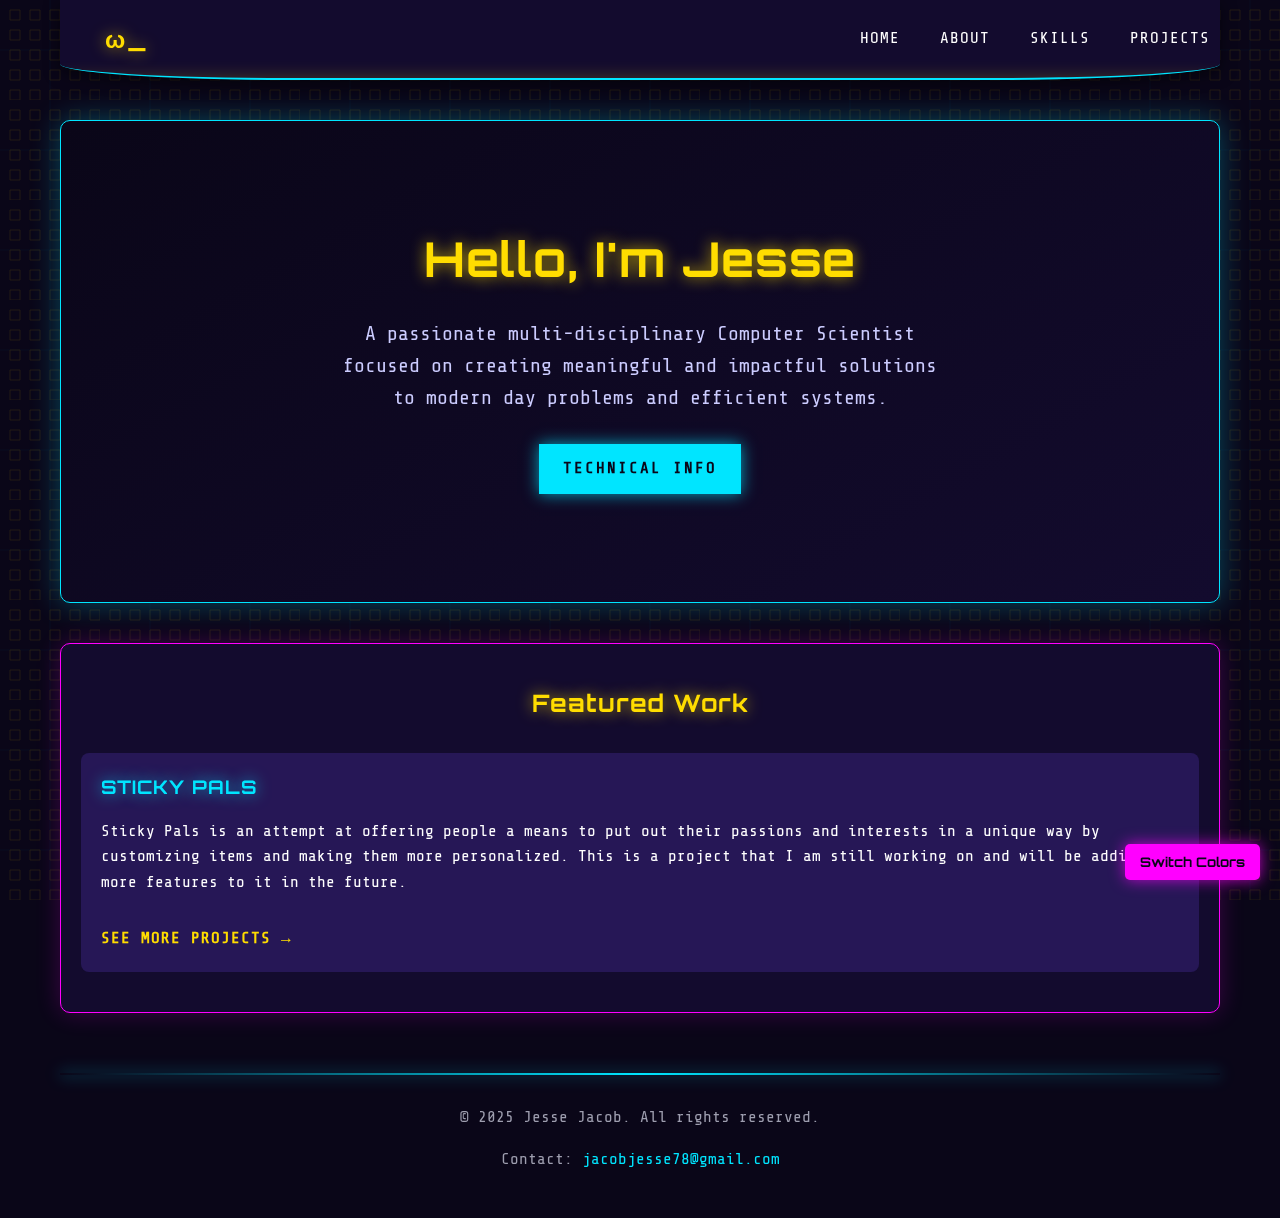
<file: index.html>
<!DOCTYPE html>
<html lang="en">
<head>
    <meta charset="UTF-8">
    <meta name="viewport" content="width=device-width, initial-scale=1.0">
    <title>JESSE JACOB</title>
    <link rel="stylesheet" href="styles2.css">
    <link rel="icon" href="jj-icon.png" type="image/png">
</head>
<body>
    <header class="header" >
        <div class="logo"></div>
        <nav>
            <ul>
                <li><a href="index.html">Home</a></li>
                <li><a href="about.html">About</a></li>
                <li><a href="skills.html">Skills</a></li>
                <li><a href="projects.html">Projects</a></li>
            </ul>
        </nav>
    </header>
    
    <section class="hero">
        <h1>Hello, I'm Jesse</h1>
        <p>A passionate multi-disciplinary Computer Scientist focused on creating meaningful and impactful solutions to modern day problems and efficient systems.</p>
        <a href="skills.html" class="cta-button">Technical Info</a>
    </section>
    
    <section class="featured">
        <h2>Featured Work</h2>
        <div class="project-preview">
            <h3>STICKY PALS</h3>
            <p> Sticky Pals is an attempt at offering people a means to put out their passions and interests in a unique way by customizing items and 
                making them more personalized. This is a project that I am still working on and will be adding more features to it in the future.
            </p>
            <a href="projects.html">See more projects →</a>
        </div>
    </section>
    
    <footer>
        <p>&copy; 2025 Jesse Jacob. All rights reserved.</p>
        <p>Contact: <a href="mailto:jacobjesse78@gmail.com">jacobjesse78@gmail.com</a></p>
    </footer>
    <script src="JESSE.js"></script>
</body>
</html>
</file>
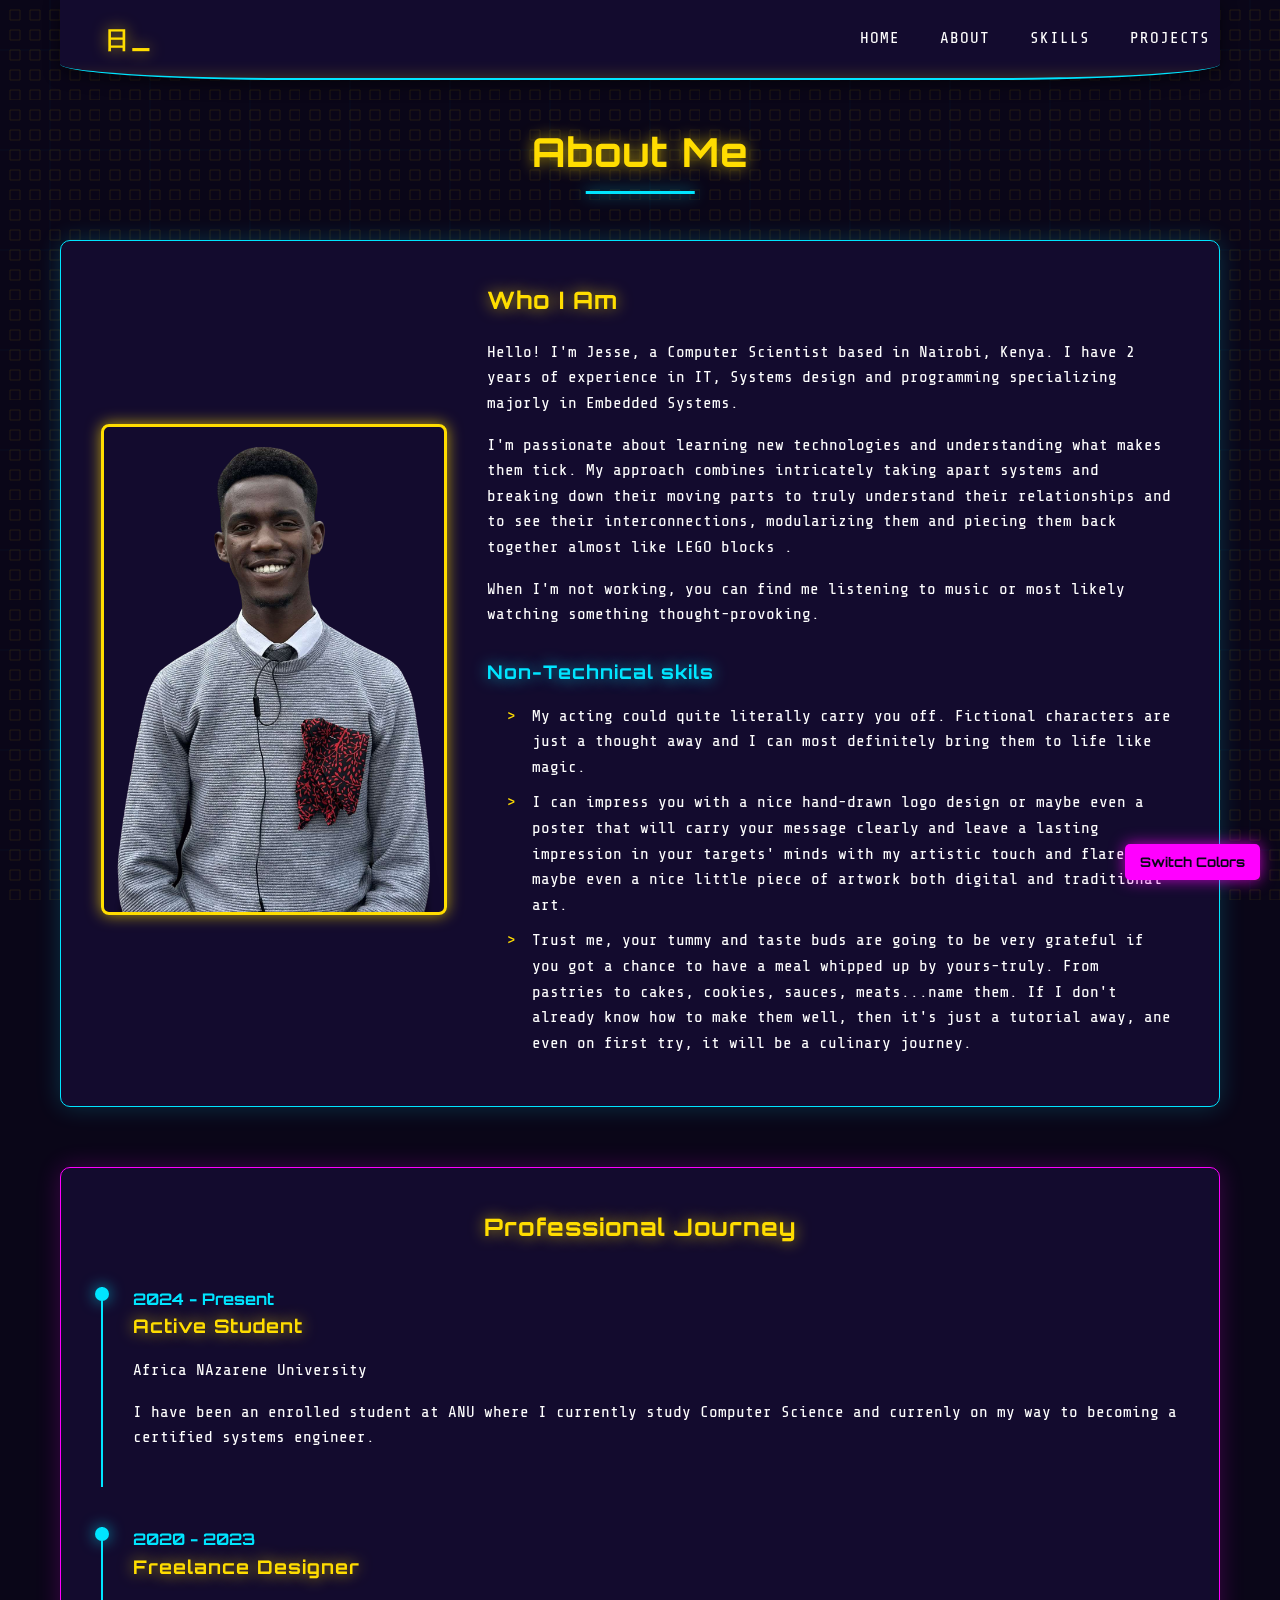
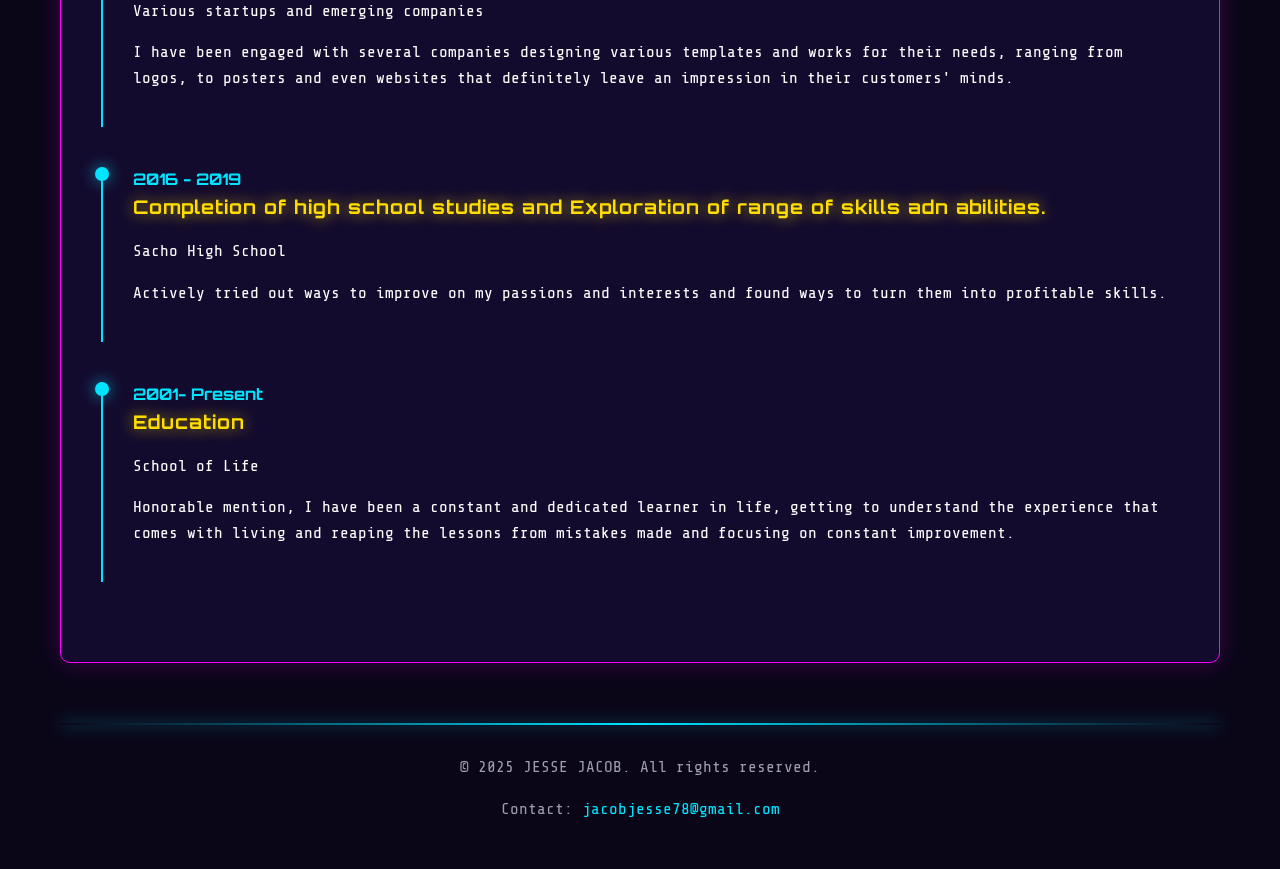
<file: about.html>
<!DOCTYPE html>
<html lang="en">
<head>
    <meta charset="UTF-8">
    <meta name="viewport" content="width=device-width, initial-scale=1.0">
    <title>JESSE JACOB | About</title>
    <link rel="stylesheet" href="styles2.css">
</head>
<body>
    <header class="header">
        <div class="logo"></div>
        <nav>
            <ul>
                <li><a href="welcome">Home</a></li>
                <li><a href="whoIam">About</a></li>
                <li><a href="whatCanIdo">Skills</a></li>
                <li><a href="whatIveDonel">Projects</a></li>
            </ul>
        </nav>
    </header>
    
    <section class="page-title">
        <h1>About Me</h1>
    </section>
    
    <section class="about-content">
        <div class="about-image">
            <!-- Replace with your actual image -->
            <img src="jesse.png" alt="Your Name">
        </div>
        <div class="about-text">
            <h2>Who I Am</h2>
            <p>Hello! I'm Jesse, a Computer Scientist based in Nairobi, Kenya. I have 2 years of experience in IT, Systems design and programming specializing majorly in Embedded Systems.</p>
            
            <p>I'm passionate about learning new technologies and understanding what makes them tick. My approach combines intricately taking apart systems and breaking down their moving parts to truly understand their relationships and to see their interconnections, modularizing them and piecing them back together almost like LEGO blocks .</p>
            
            <p>When I'm not working, you can find me listening to music or most likely watching something thought-provoking.</p>
            
            <h3>Non-Technical skils</h3>
            <ul>
                <li>My acting could quite literally carry you off. Fictional characters are just a thought away and I can most definitely bring them  to life like magic.</li>
                <li>I can impress you with a nice hand-drawn logo design or maybe even a poster that will carry your message clearly and leave a lasting impression in your targets' minds with my artistic touch and flare. Or maybe even a nice little piece of artwork both digital and traditional art.</li>
                <li>Trust me, your tummy and taste buds are going to be very grateful if you got a chance to have a meal whipped up by yours-truly. From pastries to cakes, cookies, sauces, meats...name them. If I don't already know how to make them well, then it's just a tutorial away, ane even on first try, it will be a culinary journey.</li>
            </ul>
        </div>
    </section>
    
    <section class="timeline">
        <h2>Professional Journey</h2>
        
        <div class="timeline-item">
            <div class="year">2024 - Present</div>
            <h3>Active Student</h3>
            <p>Africa NAzarene University</p>
            <p>I have been an enrolled student at ANU where I currently study Computer Science and currenly on my way to becoming a certified systems engineer.</p>
        </div>
        
        <div class="timeline-item">
            <div class="year">2020 - 2023</div>
            <h3>Freelance Designer</h3>
            <p>Various startups and emerging companies</p>
            <p>I have been engaged with several companies designing various templates and works for their needs, ranging from logos, to posters and even websites that definitely leave an impression in their customers' minds.</p>
        </div>
        
        <div class="timeline-item">
            <div class="year">2016 - 2019</div>
            <h3>Completion of high school studies and Exploration of range of skills adn abilities.</h3>
            <p>Sacho High School</p>
            <p>Actively tried out ways to improve on my passions and interests and found ways to turn them into profitable skills.</p>
        </div>
        
        <div class="timeline-item">
            <div class="year">2001- Present</div>
            <h3>Education</h3>
            <p>School of Life</p>
            <p>Honorable mention, I have been a constant and dedicated learner in  life, getting to understand the experience that comes with living and reaping the lessons from mistakes made and focusing on constant improvement.</p>
        </div>
    </section>
    
    <footer>
        <p>&copy; 2025 JESSE JACOB. All rights reserved.</p>
        <p>Contact: <a href="mailto:jacobjesse78@gmail.com">jacobjesse78@gmail.com</a></p>
    </footer>
    <script src="JESSE.js"></script>
</body>
</html>
</file>
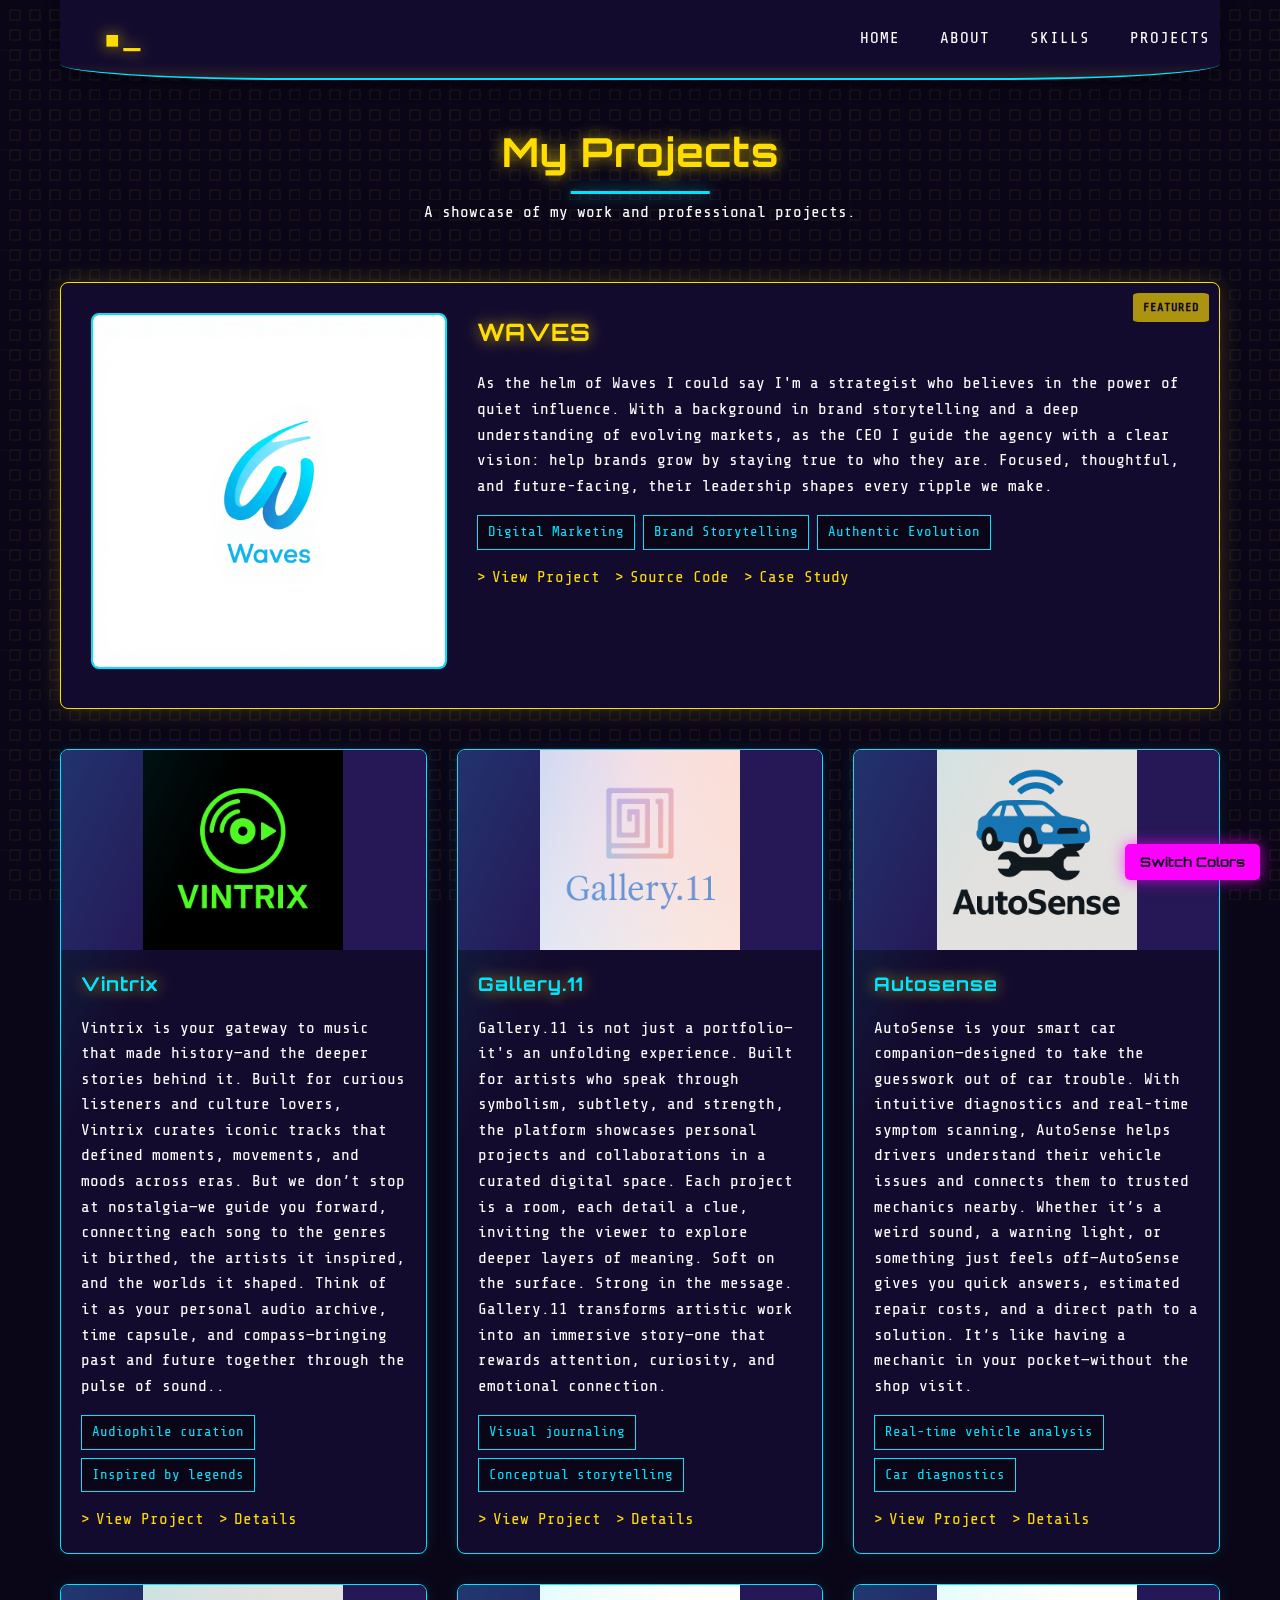
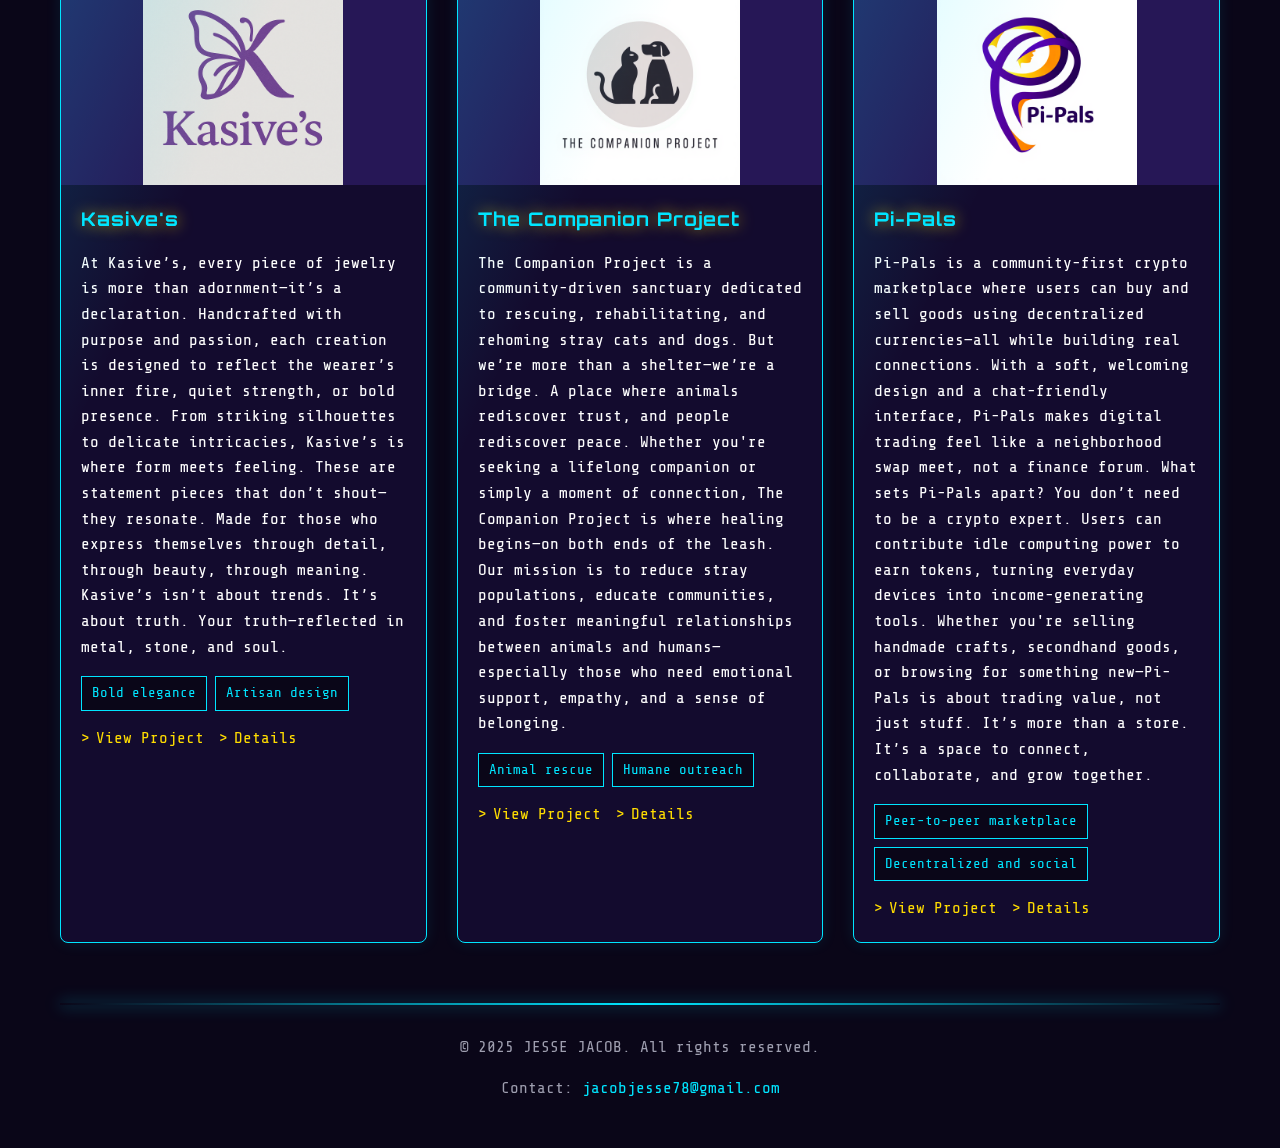
<file: projects.html>
<!DOCTYPE html>
<html lang="en">
<head>
    <meta charset="UTF-8">
    <meta name="viewport" content="width=device-width, initial-scale=1.0">
    <title>JESSE JACOB | Projects</title>
    <link rel="stylesheet" href="styles2.css">
    <link rel="icon" href="jj-icon.png" type="image/png">
</head>
<body>
    <header class="header">
        <div class="logo"></div>
        <nav>
            <ul>
                <li><a href="index.html">Home</a></li>
                <li><a href="about.html">About</a></li>
                <li><a href="skills.html">Skills</a></li>
                <li><a href="projects.html">Projects</a></li>
            </ul>
        </nav>
    </header>
    
    <section class="page-title">
        <h1>My Projects</h1>
        <p>A showcase of my work and professional projects.</p>
    </section>
    
    <section class="featured-project">
        <div class="featured-image">
            <img src="waves-logo.png" alt="waves logo">
        </div>
        <div class="featured-details">
            <h2>WAVES</h2>
            <p>As the helm of Waves I could say I'm a strategist who believes in the power of quiet influence. With a background in brand storytelling and a deep understanding of evolving markets, as the CEO I guide the agency with a clear vision: help brands grow by staying true to who they are. Focused, thoughtful, and future-facing, their leadership shapes every ripple we make.</p>
            
            <div class="project-tags">
                <span class="tag">Digital Marketing</span>
                <span class="tag">Brand Storytelling</span>
                <span class="tag">Authentic Evolution</span>
            </div>
            
            <div class="project-links">
                <a href="/Waves/waves-home.html" target="_blank">View Project</a>
                <a href="#" target="_blank">Source Code</a>
                <a href="#" target="_blank">Case Study</a>
            </div>
        </div>
    </section>
    
    <section class="projects-grid">
        <!-- Project 1 -->
        <div class="project-card">
            <div class="project-image">
                <img src="Vintrix-logo.png" alt="Vintrix logo">
            </div>
            <div class="project-details">
                <h3>Vintrix</h3>
                <p>Vintrix is your gateway to music that made history—and the deeper stories behind it. Built for curious listeners and culture lovers, Vintrix curates iconic tracks that defined moments, movements, and moods across eras. But we don’t stop at nostalgia—we guide you forward, connecting each song to the genres it birthed, the artists it inspired, and the worlds it shaped.

                    Think of it as your personal audio archive, time capsule, and compass—bringing past and future together through the pulse of sound..</p>
                
                <div class="project-tags">
                    <span class="tag">Audiophile curation</span>
                    <span class="tag">Inspired by legends</span>
                </div>
                
                <div class="project-links">
                    <a href="#" target="_blank">View Project</a>
                    <a href="#" target="_blank">Details</a>
                </div>
            </div>
        </div>
        
        <!-- Project 2 -->
        <div class="project-card">
            <div class="project-image">
                <img src="Gallery11-logo.png" alt="Gallery11 logo">
            </div>
            <div class="project-details">
                <h3>Gallery.11</h3>
                <p>Gallery.11 is not just a portfolio—it's an unfolding experience. Built for artists who speak through symbolism, subtlety, and strength, the platform showcases personal projects and collaborations in a curated digital space. Each project is a room, each detail a clue, inviting the viewer to explore deeper layers of meaning.

                    Soft on the surface. Strong in the message. Gallery.11 transforms artistic work into an immersive story—one that rewards attention, curiosity, and emotional connection.
                    
                    </p>
                
                <div class="project-tags">
                    <span class="tag">Visual journaling</span>
                    <span class="tag">Conceptual storytelling</span>
                </div>
                
                <div class="project-links">
                    <a href="#" target="_blank">View Project</a>
                    <a href="#" target="_blank">Details</a>
                </div>
            </div>
        </div>
        
        <!-- Project 3 -->
        <div class="project-card">
            <div class="project-image">
                <img src="Autosense-logo.png" alt="Autosense logo">
            </div>
            <div class="project-details">
                <h3>Autosense</h3>
                <p>AutoSense is your smart car companion—designed to take the guesswork out of car trouble. With intuitive diagnostics and real-time symptom scanning, AutoSense helps drivers understand their vehicle issues and connects them to trusted mechanics nearby. Whether it’s a weird sound, a warning light, or something just feels off—AutoSense gives you quick answers, estimated repair costs, and a direct path to a solution.

                    It’s like having a mechanic in your pocket—without the shop visit.
                    
                    </p>
                
                <div class="project-tags">
                    <span class="tag">Real-time vehicle analysis</span>
                    <span class="tag">Car diagnostics</span>
                </div>
                
                <div class="project-links">
                    <a href="#" target="_blank">View Project</a>
                    <a href="#" target="_blank">Details</a>
                </div>
            </div>
        </div>
        
        <!-- Project 4 -->
        <div class="project-card">
            <div class="project-image">
                <img src="Kasives-logo.png" alt="Kasive’s logo">
            </div>
            <div class="project-details">
                <h3>Kasive's</h3>
                <p>At Kasive’s, every piece of jewelry is more than adornment—it’s a declaration. Handcrafted with purpose and passion, each creation is designed to reflect the wearer’s inner fire, quiet strength, or bold presence. From striking silhouettes to delicate intricacies, Kasive’s is where form meets feeling.

                    These are statement pieces that don’t shout—they resonate. Made for those who express themselves through detail, through beauty, through meaning.
                    
                    Kasive’s isn’t about trends. It’s about truth. Your truth—reflected in metal, stone, and soul.
                    
                    </p>
                
                <div class="project-tags">
                    <span class="tag">Bold elegance</span>
                    <span class="tag">Artisan design</span>
                </div>
                
                <div class="project-links">
                    <a href="#" target="_blank">View Project</a>
                    <a href="#" target="_blank">Details</a>
                </div>
            </div>
        </div>
        
        <!-- Project 5 -->
        <div class="project-card">
            <div class="project-image">
                <img src="TCP-logo.png" alt="The Companion Project logo">
            </div>
            <div class="project-details">
                <h3>The Companion Project</h3>
                <p>The Companion Project is a community-driven sanctuary dedicated to rescuing, rehabilitating, and rehoming stray cats and dogs. But we’re more than a shelter—we’re a bridge. A place where animals rediscover trust, and people rediscover peace. Whether you're seeking a lifelong companion or simply a moment of connection, The Companion Project is where healing begins—on both ends of the leash.

                    Our mission is to reduce stray populations, educate communities, and foster meaningful relationships between animals and humans—especially those who need emotional support, empathy, and a sense of belonging.</p>
                
                <div class="project-tags">
                    <span class="tag">Animal rescue</span>
                    <span class="tag">Humane outreach</span>
                </div>
                
                <div class="project-links">
                    <a href="#" target="_blank">View Project</a>
                    <a href="#" target="_blank">Details</a>
                </div>
            </div>
        </div>
        
        <!-- Project 6 -->
        <div class="project-card">
            <div class="project-image">
                <img src="pi-pals-logo.png" alt="Pi-Pals-logo">
            </div>
            <div class="project-details">
                <h3>Pi-Pals</h3>
                <p>Pi-Pals is a community-first crypto marketplace where users can buy and sell goods using decentralized currencies—all while building real connections. With a soft, welcoming design and a chat-friendly interface, Pi-Pals makes digital trading feel like a neighborhood swap meet, not a finance forum.

                    What sets Pi-Pals apart? You don’t need to be a crypto expert. Users can contribute idle computing power to earn tokens, turning everyday devices into income-generating tools. Whether you're selling handmade crafts, secondhand goods, or browsing for something new—Pi-Pals is about trading value, not just stuff.
                    
                    It’s more than a store. It’s a space to connect, collaborate, and grow together.</p>
                
                <div class="project-tags">
                    <span class="tag">Peer-to-peer marketplace</span>
                    <span class="tag">Decentralized and social</span>
                </div>
                
                <div class="project-links">
                    <a href="#" target="_blank">View Project</a>
                    <a href="#" target="_blank">Details</a>
                </div>
            </div>
        </div>
    </section>
    
    <footer>
        <p>&copy; 2025 JESSE JACOB. All rights reserved.</p>
        <p>Contact: <a href="mailto:jacobjesse78@gmail.com">jacobjesse78@gmail.com</a></p>
    </footer>
    <script src="JESSE.js"></script>
</body>
</html>
</file>
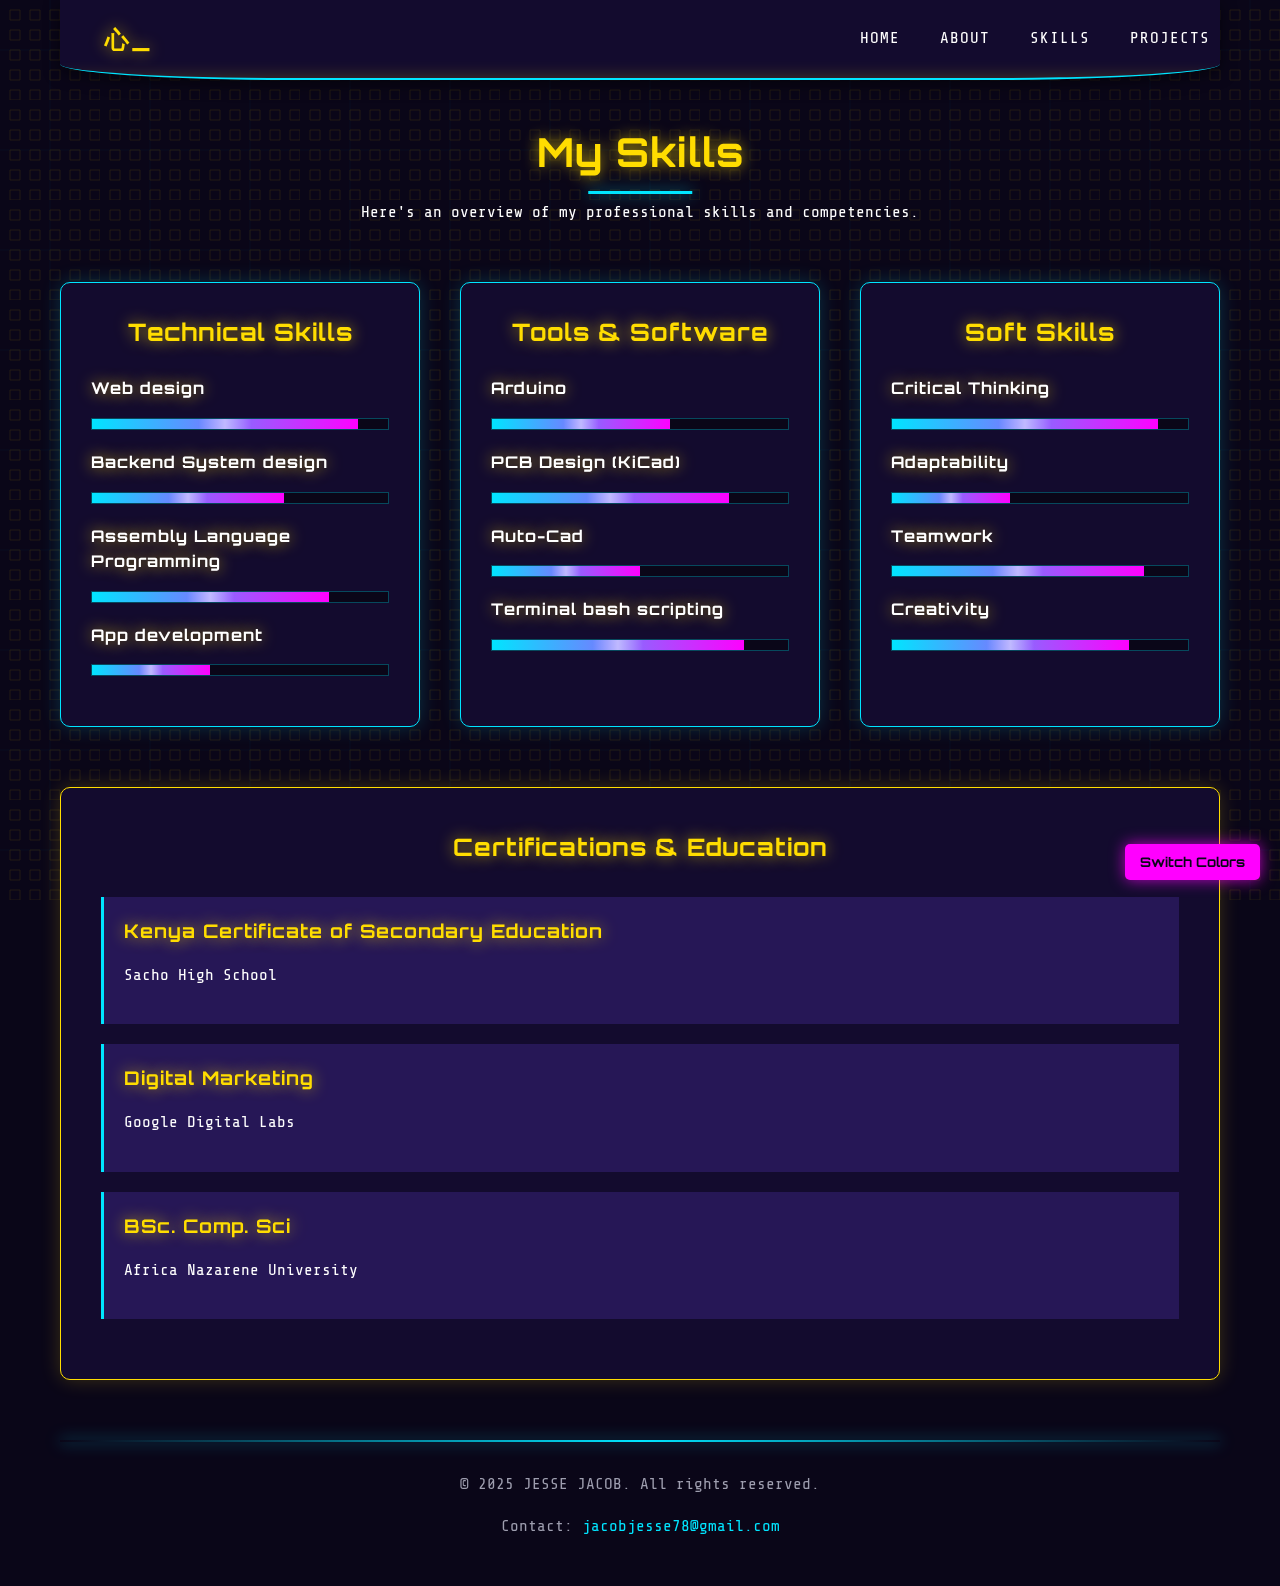
<file: skills.html>
<!DOCTYPE html>
<html lang="en">
<head>
    <meta charset="UTF-8">
    <meta name="viewport" content="width=device-width, initial-scale=1.0">
    <title>JESSE JACOB | Skills</title>
    <link rel="stylesheet" href="styles2.css">
</head>
<body>
    <header class="header">
        <div class="logo"></div>
        <nav>
            <ul>
                <li><a href="/JESSE/public/index.html">Home</a></li>
                <li><a href="about.html">About</a></li>
                <li><a href="skills.html">Skills</a></li>
                <li><a href="projects.html">Projects</a></li>
            </ul>
        </nav>
    </header>
    
    <section class="page-title">
        <h1>My Skills</h1>
        <p>Here's an overview of my professional skills and competencies.</p>
    </section>
    
    <section class="skills-container">
        <div class="skills-category">
            <h2>Technical Skills</h2>
            
            <h3>Web design</h3>
            <div class="skill-bar-container">
                <div class="skill-bar" style="width: 90%"></div>
            </div>
            
            <h3>Backend System design</h3>
            <div class="skill-bar-container">
                <div class="skill-bar" style="width: 65%"></div>
            </div>
            
            <h3>Assembly Language Programming</h3>
            <div class="skill-bar-container">
                <div class="skill-bar" style="width: 80%"></div>
            </div>
            
            <h3>App development</h3>
            <div class="skill-bar-container">
                <div class="skill-bar" style="width: 40%"></div>
            </div>
        </div>
        
        <div class="skills-category">
            <h2>Tools & Software</h2>
            
            <h3>Arduino</h3>
            <div class="skill-bar-container">
                <div class="skill-bar" style="width: 60%"></div>
            </div>
            
            <h3>PCB Design (KiCad)</h3>
            <div class="skill-bar-container">
                <div class="skill-bar" style="width: 80%"></div>
            </div>
            
            <h3>Auto-Cad</h3>
            <div class="skill-bar-container">
                <div class="skill-bar" style="width: 50%"></div>
            </div>
            
            <h3>Terminal bash scripting</h3>
            <div class="skill-bar-container">
                <div class="skill-bar" style="width: 85%"></div>
            </div>
        </div>
        
        <div class="skills-category">
            <h2>Soft Skills</h2>
            
            <h3>Critical Thinking</h3>
            <div class="skill-bar-container">
                <div class="skill-bar" style="width: 90%"></div>
            </div>
            
            <h3>Adaptability</h3>
            <div class="skill-bar-container">
                <div class="skill-bar" style="width: 40%"></div>
            </div>
            
            <h3>Teamwork</h3>
            <div class="skill-bar-container">
                <div class="skill-bar" style="width: 85%"></div>
            </div>
            
            <h3>Creativity</h3>
            <div class="skill-bar-container">
                <div class="skill-bar" style="width: 80%"></div>
            </div>
        </div>
    </section>
    
    <section class="certifications">
        <h2>Certifications & Education</h2>
        
        <div class="cert-item">
            <h3>Kenya Certificate of Secondary Education</h3>
            <p>Sacho High School</p>
            
        </div>
        
        <div class="cert-item">
            <h3>Digital Marketing</h3>
            <p>Google Digital Labs</p>
            
        </div>
        
        <div class="cert-item">
            <h3>BSc. Comp. Sci</h3>
            <p>Africa Nazarene University</p>
            
        </div>
    </section>
    
    <footer>
        <p>&copy; 2025 JESSE JACOB. All rights reserved.</p>
        <p>Contact: <a href="mailto:jacobjesse78@gmail.com">jacobjesse78@gmail.com</a></p>
    </footer>
    <script src="JESSE.js"></script>
</body>
</html>
</file>
<file: styles2.css>
/* Dark Cyberpunk Portfolio Theme - styles.css */

/* Google Font Import */
@import url('https://fonts.googleapis.com/css2?family=Orbitron:wght@400;500;700;900&family=Share+Tech+Mono&display=swap');

/* CSS Variables for theming */
:root {
  /* Dark mode (default) */
  --primary-bg: #0a0618;
  --secondary-bg: #130b2e;
  --light-bg: #261756;
  --accent-yellow: #ffdd00;
  --accent-blue: #00e5ff;
  --accent-pink: #ff00ff;
  --text-primary: #ffffff;
  --text-secondary: #ccccff;
  --text-muted: #9e9eaf;
  --glow-yellow: 0 0 15px rgba(255, 221, 0, 0.7);
  --glow-blue: 0 0 15px rgba(0, 229, 255, 0.7);
  --glow-pink: 0 0 15px rgba(255, 0, 255, 0.7);
  --transition-speed: 0.3s;
}

/* Light mode */
[data-theme="light"] {
  --primary-bg: #f5e6ff;
  --secondary-bg: #e8c3ff;
  --light-bg: #d9a5ff;
  --accent-yellow: #ff6b9d;
  --accent-blue: #6b8cff;
  --accent-pink: #ff6b9d;
  --text-primary: #3a0066;
  --text-secondary: #5c00a3;
  --text-muted: #8a66a3;
  --glow-yellow: 0 0 15px rgba(255, 107, 157, 0.5);
  --glow-blue: 0 0 15px rgba(107, 140, 255, 0.5);
  --glow-pink: 0 0 15px rgba(255, 107, 157, 0.5);
}

/* Theme toggle button */
.theme-toggle {
  position: fixed;
  bottom: 20px;
  right: 20px;
  background: var(--accent-pink);
  color: var(--primary-bg);
  border: none;
  padding: 10px 15px;
  border-radius: 5px;
  cursor: pointer;
  font-family: 'Orbitron', sans-serif;
  font-weight: bold;
  z-index: 1000;
  box-shadow: var(--glow-pink);
  transition: all var(--transition-speed);
}

.theme-toggle:hover {
  transform: scale(1.05);
  box-shadow: 0 0 20px var(--accent-pink);
}

/* General Styles */
* {
  margin: 0;
  padding: 0;
  box-sizing: border-box;
}

body {
  font-family: 'Share Tech Mono', monospace;
  background-color: var(--primary-bg);
  color: var(--text-primary);
  line-height: 1.6;
  position: relative;
  overflow-x: hidden;
  max-width: 1200px;
  margin: 0 auto;
  padding: 0 20px;
}

/* Golden Circuit Background Pattern (static) */
body::before {
  content: '';
  position: fixed;
  top: 0;
  left: 0;
  width: 100%;
  height: 100%;
  background-image:
    url("data:image/svg+xml,%3Csvg width='100' height='100' viewBox='0 0 100 100' xmlns='http://www.w3.org/2000/svg'%3E%3Cpath d='M0 0h100v100H0z' fill='none'/%3E%3Cpath d='M10 10h10v10H10zM30 10h10v10H30zM50 10h10v10H50zM70 10h10v10H70zM90 10h10v10H90zM10 30h10v10H10zM30 30h10v10H30zM50 30h10v10H50zM70 30h10v10H70zM90 30h10v10H90zM10 50h10v10H10zM30 50h10v10H30zM50 50h10v10H50zM70 50h10v10H70zM90 50h10v10H90zM10 70h10v10H10zM30 70h10v10H30zM50 70h10v10H50zM70 70h10v10H70zM90 70h10v10H90zM10 90h10v10H10zM30 90h10v10H30zM50 90h10v10H50zM70 90h10v10H70zM90 90h10v10H90z' stroke='%23ffdd00' stroke-width='1' fill='none'/%3E%3C/svg%3E"),
    linear-gradient(to right, transparent 49px, rgba(0, 229, 255, 0.2) 49px, rgba(0, 229, 255, 0.2) 51px, transparent 51px),
    linear-gradient(to bottom, transparent 49px, rgba(0, 229, 255, 0.2) 49px, rgba(0, 229, 255, 0.2) 51px, transparent 51px);
  background-size: 100px 100px;
  opacity: 0.1;
  z-index: -1;
  pointer-events: none;
}

h1, h2, h3, h4, h5, h6 {
  font-family: 'Orbitron', sans-serif;
  font-weight: 700;
  margin-bottom: 1rem;
  color: var(--accent-yellow);
  text-shadow: var(--glow-yellow);
  letter-spacing: 1px;
}

p {
  margin-bottom: 1rem;
}

a {
  color: var(--accent-blue);
  text-decoration: none;
  transition: color var(--transition-speed), text-shadow var(--transition-speed);
}

a:hover {
  color: var(--accent-yellow);
  text-shadow: var(--glow-yellow);
}

/* Header & Navigation */
.header {
  position: sticky; /* Ensures the header sticks to the top */
  top: 0; /* Defines the sticky position */
  z-index: 1000; /* Keeps the header above other elements */
  background: var(--primary-bg);
  padding: 20px 0 20px 30px;
  margin: 0;
  display: flex;
  justify-content: space-between;
  align-items: center;
  position: sticky;
  top: 0;
  z-index: 1000;
  transition: all 0.3s ease;
  width: 100%;
  border-bottom-left-radius: 20%;
  border-bottom-right-radius: 20%;
  overflow: hidden;

    background: var(--secondary-bg);
    border-bottom: 2px solid var(--accent-blue);
    box-shadow: 0 5px 15px rgba(0, 0, 0, 0.5);
}
.header::after {
  content: '';
  position: absolute;
  bottom: -10px;
  left: 0;
  right: 0;
  height: 5px;
  background: var(--accent-yellow);
  filter: blur(10px);
  opacity: 0.7;
  z-index: -1;
  transition: all 0.3s;
}

[data-theme="light"] .header::after {
  background: #5a0b8a;
  opacity: 0.5;
}

.header-bg {
  position: absolute;
  top: 0;
  left: -15px;
  right: -15px;
  bottom: 0;
  background-color: var(--secondary-bg);
  border-bottom: 2px solid var(--accent-blue);
  box-shadow: 0 5px 15px rgba(0, 0, 0, 0.5);
  z-index: -1;
}

.header-bg::after {
  content: '';
  position: absolute;
  bottom: -10px;
  left: -15px;
  right: -15px;
  height: 20px;
  background: var(--accent-blue);
  filter: blur(10px);
  opacity: 0.8;
  z-index: -1;
  transition: all 0.3s;
  box-shadow: 0 0 20px var(--accent-blue);
}

[data-theme="light"] .header-bg::after {
  background: var(--accent-pink);
  box-shadow: 0 0 20px var(--accent-pink);
  opacity: 0.6;
}

.logo {
  margin-left: 0; /* Removed margin since we have padding on header */
  padding-left: 15px; /* Added padding to maintain spacing */
}

/* Full-width nav underline */
nav ul li a::before {
  content: '';
  position: absolute;
  bottom: -22px;
  left: 0;
  right: 0;
  height: 2px;
  background: var(--accent-blue);
  transform: scaleX(0);
  transform-origin: right;
  transition: transform var(--transition-speed);
  z-index: -1;
}

header.shrink {
  padding: 10px 0;
}

header.shrink .logo {
  font-size: 20px;
}

header.shrink nav ul li {
  margin-left: 15px;
}

.logo {
  width: 100vw;
  font-size: 24px;
  font-weight: bold;
  font-family: 'Orbitron', sans-serif;
  color: var(--accent-yellow);
  text-shadow: var(--glow-yellow);
  letter-spacing: 2px;
  position: relative;
  transition: transform var(--transition-speed);
}

.logo:hover {
  transform: scale(1.05);
}

.logo::after {
  content: '_';
  animation: blink 1s infinite;
}

@keyframes blink {
  0%, 100% { opacity: 1; }
  50% { opacity: 0; }
}

nav ul {
  display: flex;
  display: relative;
  left: -35px;
  list-style: none;
  padding: 0;
}

nav ul li {
  margin-left: 20px;
  position: relative;
}

nav ul li a {
  text-decoration: none;
  color: var(--text-primary);
  font-weight: 500;
  text-transform: uppercase;
  letter-spacing: 1px;
  padding: 5px 10px;
  transition: color var(--transition-speed), text-shadow var(--transition-speed), background var(--transition-speed);
  position: relative;
  z-index: 1;
}

nav ul li a:hover {
  color: var(--accent-blue);
  text-shadow: var(--glow-blue);
}

nav ul li a::before {
  content: '';
  position: absolute;
  bottom: 0;
  left: 0;
  width: 100%;
  height: 2px;
  background: var(--accent-blue);
  transform: scaleX(0);
  transform-origin: right;
  transition: transform var(--transition-speed);
  box-shadow: var(--glow-blue);
}

nav ul li a:hover::before {
  transform: scaleX(1);
  transform-origin: left;
}

/* Home Page */
.hero {
  padding: 100px 0;
  text-align: center;
  position: relative;
  overflow: hidden;
  background: linear-gradient(150deg, var(--primary-bg), var(--secondary-bg));
  border-radius: 10px;
  margin: 40px 0;
  border: 1px solid var(--accent-blue);
  box-shadow: 0 0 30px rgba(0, 229, 255, 0.3);
}

.hero h1 {
  font-size: 3rem;
  margin-bottom: 20px;
  position: relative;
  z-index: 2;
  transition: text-shadow 0.5s ease;
}

.hero:hover h1 {
  text-shadow: 0 0 20px rgba(255, 221, 0, 0.9);
}

.hero p {
  font-size: 1.25rem;
  max-width: 600px;
  margin: 0 auto;
  color: var(--text-secondary);
  position: relative;
  z-index: 2;
}

.cta-button {
  display: inline-block;
  background-color: var(--accent-blue);
  color: var(--primary-bg) !important;
  padding: 12px 24px;
  margin-top: 30px;
  text-decoration: none;
  border-radius: 0;
  font-weight: bold;
  text-transform: uppercase;
  letter-spacing: 2px;
  position: relative;
  overflow: hidden;
  border: none;
  transition: all var(--transition-speed);
  box-shadow: var(--glow-blue);
  z-index: 2;
}

.cta-button::before {
  content: '';
  position: absolute;
  top: 0;
  left: -100%;
  width: 100%;
  height: 100%;
  background: linear-gradient(90deg, transparent, rgba(255, 255, 255, 0.2), transparent);
  animation: button-shine 3s infinite;
}

@keyframes button-shine {
  0% { left: -100%; }
  20% { left: 100%; }
  100% { left: 100%; }
}

.cta-button:hover {
  background-color: var(--accent-yellow);
  color: var(--primary-bg) !important;
  text-shadow: none;
  box-shadow: var(--glow-yellow);
  transform: translateY(-3px);
}

.featured {
  padding: 40px 20px;
  background: var(--secondary-bg);
  border-radius: 10px;
  margin-top: 40px;
  border: 1px solid var(--accent-pink);
  position: relative;
  overflow: hidden;
  box-shadow: 0 0 25px rgba(255, 0, 255, 0.2);
  transition: box-shadow var(--transition-speed);
}

.featured:hover {
  box-shadow: 0 0 30px rgba(255, 0, 255, 0.4);
}

.featured h2 {
  text-align: center;
  margin-bottom: 30px;
}

.project-preview {
  padding: 20px;
  background: var(--light-bg);
  border-radius: 8px;
  transition: transform var(--transition-speed), box-shadow var(--transition-speed);
  position: relative;
  overflow: hidden;
}

.project-preview:hover {
  transform: translateY(-5px);
  box-shadow: 0 10px 20px rgba(0, 0, 0, 0.2), 0 0 15px rgba(0, 229, 255, 0.4);
}

.project-preview h3 {
  color: var(--accent-blue);
  text-shadow: var(--glow-blue);
}

.project-preview a {
  display: inline-block;
  margin-top: 15px;
  color: var(--accent-yellow);
  font-weight: bold;
  text-transform: uppercase;
  letter-spacing: 1px;
}

/* About Page */
.page-title {
  text-align: center;
  padding: 40px 0;
}

.page-title h1 {
  font-size: 2.5rem;
  position: relative;
  display: inline-block;
}

.page-title h1::after {
  content: '';
  position: absolute;
  bottom: -10px;
  left: 50%;
  width: 50%;
  height: 3px;
  background: var(--accent-blue);
  transform: translateX(-50%);
  box-shadow: var(--glow-blue);
}

.about-content {
  display: flex;
  flex-wrap: wrap;
  align-items: center;
  gap: 40px;
  margin-bottom: 60px;
  background: var(--secondary-bg);
  padding: 40px;
  border-radius: 10px;
  border: 1px solid var(--accent-blue);
  box-shadow: 0 0 25px rgba(0, 229, 255, 0.2);
  transition: box-shadow var(--transition-speed);
}

.about-content:hover {
  box-shadow: 0 0 35px rgba(0, 229, 255, 0.3);
}

.about-image {
  flex: 1;
  min-width: 300px;
  position: relative;
}

.about-image img {
  width: 100%;
  height: auto;
  border-radius: 8px;
  border: 3px solid var(--accent-yellow);
  box-shadow: var(--glow-yellow);
  transition: transform var(--transition-speed), box-shadow var(--transition-speed);
}

.about-image:hover img {
  transform: scale(1.02);
  box-shadow: 0 0 25px rgba(255, 221, 0, 0.9);
}

.about-image::before {
  content: '';
  position: absolute;
  top: -10px;
  left: -10px;
  width: calc(100% + 20px);
  height: calc(100% + 20px);
  border: 2px solid var(--accent-blue);
  border-radius: 12px;
  z-index: -1;
  opacity: 0.5;
}

.about-text {
  flex: 2;
  min-width: 300px;
}

.about-text h2 {
  color: var(--accent-yellow);
  margin-bottom: 20px;
}

.about-text h3 {
  color: var(--accent-blue);
  text-shadow: var(--glow-blue);
  margin-top: 30px;
}

.about-text ul {
  list-style: none;
  margin-left: 20px;
}

.about-text ul li {
  margin-bottom: 10px;
  position: relative;
  padding-left: 25px;
  transition: transform var(--transition-speed);
}

.about-text ul li:hover {
  transform: translateX(5px);
}

.about-text ul li::before {
  content: '>';
  position: absolute;
  left: 0;
  color: var(--accent-yellow);
}

.timeline {
  margin-top: 60px;
  padding: 40px;
  background: var(--secondary-bg);
  border-radius: 10px;
  border: 1px solid var(--accent-pink);
  box-shadow: 0 0 25px rgba(255, 0, 255, 0.2);
  transition: box-shadow var(--transition-speed);
}

.timeline:hover {
  box-shadow: 0 0 35px rgba(255, 0, 255, 0.3);
}

.timeline h2 {
  text-align: center;
  margin-bottom: 40px;
}

.timeline-item {
  margin-bottom: 40px;
  position: relative;
  padding-left: 30px;
  border-left: 2px solid var(--accent-blue);
  padding-bottom: 20px;
  transition: transform var(--transition-speed);
}

.timeline-item:hover {
  transform: translateX(10px);
}

.timeline-item:hover .year {
  color: var(--accent-yellow);
  text-shadow: var(--glow-yellow);
}

.timeline-item::before {
  content: '';
  position: absolute;
  left: -8px;
  top: 0;
  width: 14px;
  height: 14px;
  background: var(--accent-blue);
  border-radius: 50%;
  box-shadow: var(--glow-blue);
}

.year {
  font-weight: bold;
  color: var(--accent-blue);
  transition: color var(--transition-speed), text-shadow var(--transition-speed);
  font-family: 'Orbitron', sans-serif;
}

/* Skills Page */
.skills-container {
  display: flex;
  flex-wrap: wrap;
  gap: 40px;
  margin-bottom: 60px;
}

.skills-category {
  flex: 1;
  min-width: 250px;
  background: var(--secondary-bg);
  padding: 30px;
  border-radius: 10px;
  border: 1px solid var(--accent-blue);
  transition: transform var(--transition-speed), box-shadow var(--transition-speed);
  box-shadow: 0 0 20px rgba(0, 229, 255, 0.2);
}

.skills-category:hover {
  transform: translateY(-5px);
  box-shadow: 0 10px 25px rgba(0, 0, 0, 0.3), 0 0 20px rgba(0, 229, 255, 0.4);
}

.skills-category h2 {
  text-align: center;
  margin-bottom: 25px;
  color: var(--accent-yellow);
}

.skills-category h3 {
  margin-top: 20px;
  color: var(--text-primary);
  font-size: 1rem;
}

.skill-bar-container {
  width: 100%;
  background-color: var(--primary-bg);
  border-radius: 0;
  margin-bottom: 20px;
  position: relative;
  overflow: hidden;
  height: 12px;
  border: 1px solid rgba(0, 229, 255, 0.3);
}

.skill-bar {
  background: linear-gradient(90deg, var(--accent-blue), var(--accent-pink));
  height: 12px;
  border-radius: 0;
  position: relative;
  transition: width 1s ease-out;
}

.skill-bar::before {
  content: '';
  position: absolute;
  top: 0;
  left: 0;
  width: 100%;
  height: 100%;
  background: linear-gradient(90deg, 
    transparent 0%, 
    transparent 40%, 
    rgba(255, 255, 255, 0.5) 50%, 
    transparent 60%, 
    transparent 100%);
  animation: skill-shine 4s infinite;
}

@keyframes skill-shine {
  0% { transform: translateX(-100%); }
  100% { transform: translateX(200%); }
}

.certifications {
  margin-top: 60px;
  padding: 40px;
  background: var(--secondary-bg);
  border-radius: 10px;
  border: 1px solid var(--accent-yellow);
  box-shadow: 0 0 20px rgba(255, 221, 0, 0.2);
  transition: box-shadow var(--transition-speed);
}

.certifications:hover {
  box-shadow: 0 0 30px rgba(255, 221, 0, 0.3);
}

.certifications h2 {
  text-align: center;
  margin-bottom: 30px;
}

.cert-item {
  padding: 20px;
  margin-bottom: 20px;
  border-left: 3px solid var(--accent-blue);
  background-color: var(--light-bg);
  transition: transform var(--transition-speed), box-shadow var(--transition-speed);
  position: relative;
  overflow: hidden;
}

.cert-item:hover {
  transform: translateX(10px);
  box-shadow: 0 5px 15px rgba(0, 0, 0, 0.2), 0 0 10px rgba(0, 229, 255, 0.3);
}

.cert-item h3 {
  color: var(--accent-yellow);
}

/* Projects Page */
.projects-grid {
  display: grid;
  grid-template-columns: repeat(auto-fill, minmax(300px, 1fr));
  gap: 30px;
  margin-top: 40px;
}

.project-card {
  border: 1px solid var(--accent-blue);
  border-radius: 8px;
  overflow: hidden;
  transition: transform var(--transition-speed), box-shadow var(--transition-speed);
  background: var(--secondary-bg);
  position: relative;
  box-shadow: 0 0 15px rgba(0, 229, 255, 0.1);
}

.project-card::before {
  content: '';
  position: absolute;
  top: 0;
  left: -150%;
  width: 150%;
  height: 100%;
  background: linear-gradient(90deg, transparent, rgba(0, 229, 255, 0.2), transparent);
  transform: skewX(-25deg);
  transition: all 0.8s;
}

.project-card:hover::before {
  left: 100%;
}

.project-card:hover {
  transform: translateY(-10px);
  box-shadow: 0 15px 30px rgba(0, 0, 0, 0.3), 0 0 15px rgba(0, 229, 255, 0.5);
}

.project-image {
  height: 200px;
  background-color: var(--light-bg);
  display: flex;
  align-items: center;
  justify-content: center;
  overflow: hidden;
}

.project-image img {
  max-width: 100%;
  max-height: 100%;
  transition: transform var(--transition-speed);
}

.project-card:hover .project-image img {
  transform: scale(1.05);
}

.project-details {
  padding: 20px;
}

.project-details h3 {
  color: var(--accent-blue);
  transition: color var(--transition-speed), text-shadow var(--transition-speed);
}

.project-card:hover .project-details h3 {
  color: var(--accent-yellow);
  text-shadow: var(--glow-yellow);
}

.project-tags {
  display: flex;
  flex-wrap: wrap;
  gap: 8px;
  margin-top: 15px;
}

.tag {
  background-color: var(--primary-bg);
  padding: 5px 10px;
  border-radius: 0;
  font-size: 14px;
  border: 1px solid var(--accent-blue);
  color: var(--accent-blue);
  transition: all var(--transition-speed);
}

.tag:hover {
  background-color: var(--accent-blue);
  color: var(--primary-bg);
  box-shadow: var(--glow-blue);
}

.project-links {
  margin-top: 15px;
  display: flex;
  gap: 15px;
}

.project-links a {
  color: var(--accent-yellow);
  text-decoration: none;
  position: relative;
  padding-left: 15px;
}

.project-links a::before {
  content: '>';
  position: absolute;
  left: 0;
  transition: transform var(--transition-speed);
}

.project-links a:hover::before {
  transform: translateX(3px);
}

.featured-project {
  grid-column: 1 / -1;
  display: flex;
  flex-wrap: wrap;
  gap: 30px;
  padding: 30px;
  background-color: var(--secondary-bg);
  border-radius: 8px;
  margin-bottom: 40px;
  border: 1px solid var(--accent-yellow);
  position: relative;
  overflow: hidden;
  box-shadow: 0 0 25px rgba(255, 221, 0, 0.2);
  transition: box-shadow var(--transition-speed), transform var(--transition-speed);
}

.featured-project:hover {
  box-shadow: 0 0 35px rgba(255, 221, 0, 0.3);
  transform: translateY(-5px);
}

.featured-project::after {
  opacity: 65%;
  box-sizing: border-box;
  content: 'FEATURED';
  position: absolute;
  top: 10px;
  right: 10px;
  background: var(--accent-yellow);
  color: var(--primary-bg);
  padding: 5px 10px;
  font-size: 12px;
  font-weight: bold;
  letter-spacing: 1px;
  border-radius: 8%;
}

.featured-image {
  flex: 1;
  min-width: 300px;
}

.featured-image img {
  width: 100%;
  border-radius: 8px;
  border: 2px solid var(--accent-blue);
  transition: transform var(--transition-speed), box-shadow var(--transition-speed);
}

.featured-project:hover .featured-image img {
  transform: scale(1.02);
  box-shadow: 0 0 20px rgba(0, 229, 255, 0.7);
}

.featured-details {
  flex: 2;
  min-width: 300px;
}

.featured-details h2 {
  color: var(--accent-yellow);
  margin-bottom: 20px;
}

/* Footer */
footer {
  text-align: center;
  padding: 30px 0;
  margin-top: 60px;
  border-top: 2px solid var(--accent-blue);
  color: var(--text-muted);
  position: relative;
}

footer::before {
  content: '';
  position: absolute;
  top: -2px;
  left: 0;
  width: 100%;
  height: 2px;
  background: linear-gradient(90deg, var(--primary-bg), var(--accent-blue), var(--primary-bg));
  box-shadow: var(--glow-blue);
}

footer a {
  color: var(--accent-blue);
  transition: color var(--transition-speed), text-shadow var(--transition-speed);
}

footer a:hover {
  color: var(--accent-yellow);
  text-shadow: var(--glow-yellow);
}

/* Responsive Styles */
@media screen and (max-width: 768px) {
  .hero h1 {
    font-size: 2.5rem;
  }
  
  .hero p {
    font-size: 1rem;
  }
  
  header {
    flex-direction: column;
    text-align: center;
  }
  
  nav ul {
    margin-top: 20px;
    justify-content: center;
  }
  
  nav ul li {
    margin: 0 10px;
  }
  
  .about-content, .featured-project {
    padding: 20px;
  }
  
  .timeline-item {
    padding-left: 20px;
  }
  
  .skills-category {
    padding: 20px;
  }
}

@media screen and (max-width: 480px) {
  .hero h1 {
    font-size: 2rem;
  }
  
  nav ul {
    flex-wrap: wrap;
  }
  
  nav ul li {
    margin: 5px;
  }
  
  .about-content, .timeline, .skills-category, .certifications, .featured-project {
    padding: 15px;
  }
  
  .projects-grid {
    grid-template-columns: 1fr;
  }
}

/* Page fade-in animation */
@keyframes fade-in {
  from { opacity: 0; transform: translateY(20px); }
  to { opacity: 1; transform: translateY(0); }
}

body {
  animation: fade-in 0.5s ease-out;
}

/* Custom scrollbar */
::-webkit-scrollbar {
  width: 10px;
}

::-webkit-scrollbar-track {
  background: var(--primary-bg);
}

::-webkit-scrollbar-thumb {
  background: var(--accent-blue);
  border-radius: 0;
}

::-webkit-scrollbar-thumb:hover {
  background: var(--accent-yellow);
}
</file>
